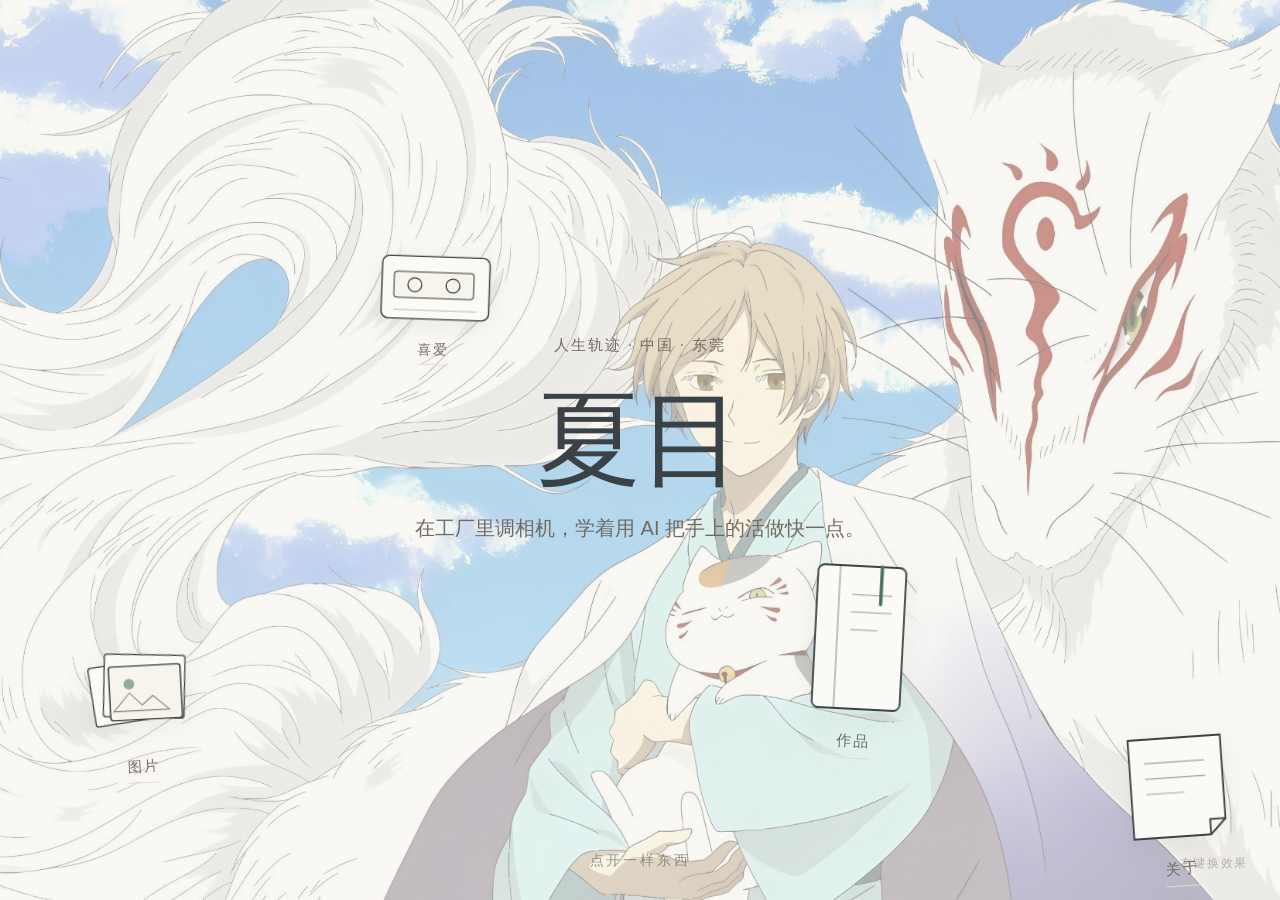
<file: index.html>
<!doctype html>
<html lang="zh-CN">
<head>
<meta charset="utf-8" />
<meta name="viewport" content="width=device-width, initial-scale=1" />
<title>夏目 · 人生轨迹</title>
<meta name="description" content="在工厂里调相机，学着用 AI 把手上的活做快一点。" />
<meta name="robots" content="noindex, nofollow" />
<meta property="og:title" content="夏目 · 人生轨迹" />
<meta property="og:description" content="在工厂里调相机，学着用 AI 把手上的活做快一点。" />
<meta property="og:type" content="profile" />
<link rel="icon" href="data:image/svg+xml,%3Csvg%20xmlns%3D%22http%3A%2F%2Fwww.w3.org%2F2000%2Fsvg%22%20viewBox%3D%220%200%2064%2064%22%3E%3Crect%20width%3D%2264%22%20height%3D%2264%22%20rx%3D%2214%22%20fill%3D%22%233B4247%22%2F%3E%3Ccircle%20cx%3D%2232%22%20cy%3D%2232%22%20r%3D%229%22%20fill%3D%22%238FBFA6%22%2F%3E%3C%2Fsvg%3E" />
<link rel="stylesheet" href="styles.css" />
</head>
<body class="page-home">
<a class="skip-link" href="#main">跳到正文</a>
  <main id="main" class="home" data-spotlight="on" style="--spot-r:170px" data-defaults='{"spotlight":true,"motion":false,"scrim":0.55,"size":170}'>
    <div class="home-bg" style="background-image:url('assets/home-bg.jpg');--scrim:0.55"></div>
    <div class="home-intro">
      <p class="eyebrow">人生轨迹 · 中国 · 东莞</p>
      <h1 class="name">夏目</h1>
      <p class="tagline">在工厂里调相机，学着用 AI 把手上的活做快一点。</p>
    </div>
    <div class="objects" aria-label="入口">
      <a class="object" data-key="about" href="about/" style="--x:92%;--y:89%;--r:-4deg;--s:1"><span class="object-art"><svg viewBox="0 0 120 120" aria-hidden="true">
    <path d="M18 20h84v76l-14 14H18z" fill="var(--surface)" stroke="currentColor" stroke-width="1.6" stroke-linejoin="round"/>
    <path d="M88 96v14l14-14z" fill="var(--paper)" stroke="currentColor" stroke-width="1.6" stroke-linejoin="round"/>
    <path d="M32 42h54M32 56h54M32 70h34" stroke="currentColor" stroke-width="1.1" opacity=".45" stroke-linecap="round"/>
  </svg></span><span class="object-label">关于</span></a>
      <a class="object" data-key="works" href="works/" style="--x:67%;--y:73%;--r:3deg;--s:1"><span class="object-art"><svg viewBox="0 0 120 150" aria-hidden="true">
    <rect x="20" y="10" width="80" height="130" rx="6" fill="var(--surface)" stroke="currentColor" stroke-width="1.6"/>
    <path d="M40 10v130" stroke="currentColor" stroke-width="1.2" opacity=".45"/>
    <path d="M52 36h36M52 52h36M52 68h24" stroke="currentColor" stroke-width="1.1" opacity=".4" stroke-linecap="round"/>
    <path d="M78 10v34" stroke="var(--accent)" stroke-width="3" stroke-linecap="round"/>
  </svg></span><span class="object-label">作品</span></a>
      <a class="object" data-key="likes" href="likes/" style="--x:34%;--y:34%;--r:2deg;--s:0.92"><span class="object-art"><svg viewBox="0 0 140 96" aria-hidden="true">
    <rect x="8" y="12" width="124" height="72" rx="8" fill="var(--surface)" stroke="currentColor" stroke-width="1.6"/>
    <rect x="22" y="30" width="92" height="30" rx="4" fill="var(--paper)" stroke="currentColor" stroke-width="1.2"/>
    <circle cx="46" cy="45" r="8" stroke="currentColor" stroke-width="1.4" fill="none"/>
    <circle cx="90" cy="45" r="8" stroke="currentColor" stroke-width="1.4" fill="none"/>
    <path d="M22 74h96" stroke="currentColor" stroke-width="1.1" opacity=".35"/>
  </svg></span><span class="object-label">喜爱</span></a>
      <a class="object" data-key="photos" href="photos/" style="--x:11%;--y:79%;--r:-3deg;--s:0.95"><span class="object-art"><svg viewBox="0 0 140 120" aria-hidden="true">
    <rect x="16" y="26" width="86" height="66" rx="3" fill="var(--surface)" stroke="currentColor" stroke-width="1.4" transform="rotate(-6 59 59)"/>
    <rect x="30" y="18" width="90" height="70" rx="3" fill="var(--surface)" stroke="currentColor" stroke-width="1.4" transform="rotate(4 75 53)"/>
    <rect x="36" y="30" width="80" height="60" rx="3" fill="var(--paper)" stroke="currentColor" stroke-width="1.6"/>
    <circle cx="58" cy="50" r="6" fill="var(--accent)" opacity=".55"/>
    <path d="M40 80l18-20 14 14 12-10 18 16z" fill="none" stroke="currentColor" stroke-width="1.2" opacity=".6"/>
  </svg></span><span class="object-label">图片</span></a>
    </div>
    <p class="home-hint">点开一样东西</p>
    <p class="fx-hint">右键换效果</p>
  </main>
  <script src="assets/home-effects.js" defer></script>
</body>
</html>
</file>
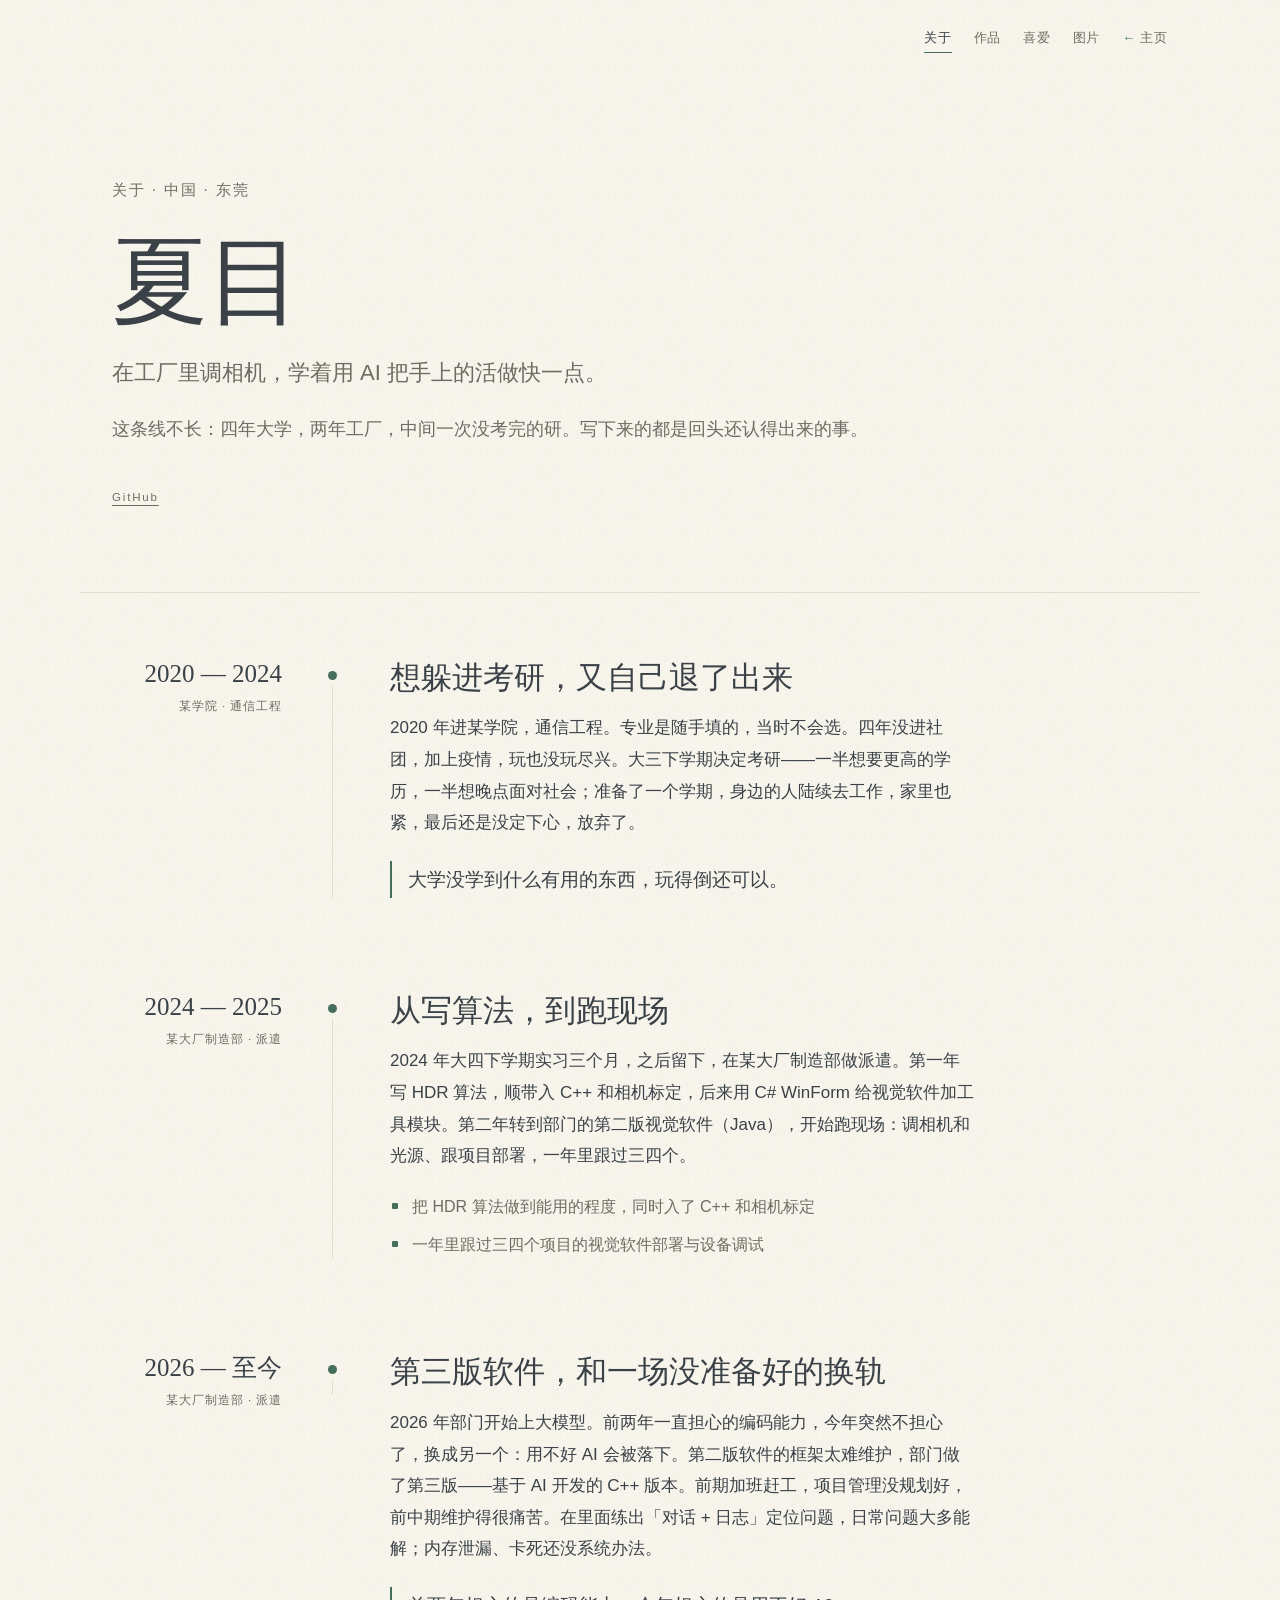
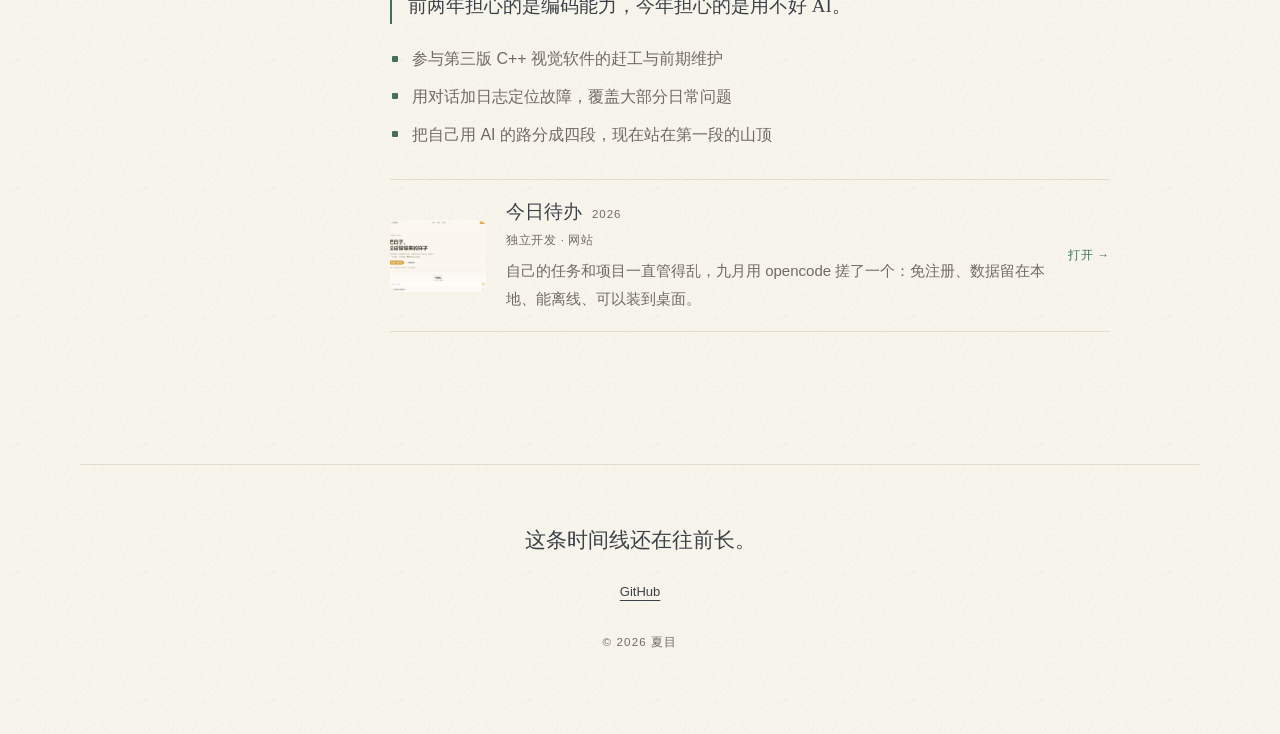
<file: about/index.html>
<!doctype html>
<html lang="zh-CN">
<head>
<meta charset="utf-8" />
<meta name="viewport" content="width=device-width, initial-scale=1" />
<title>关于 · 夏目</title>
<meta name="description" content="在工厂里调相机，学着用 AI 把手上的活做快一点。" />
<meta name="robots" content="noindex, nofollow" />
<meta property="og:title" content="关于 · 夏目" />
<meta property="og:description" content="在工厂里调相机，学着用 AI 把手上的活做快一点。" />
<meta property="og:type" content="profile" />
<link rel="icon" href="data:image/svg+xml,%3Csvg%20xmlns%3D%22http%3A%2F%2Fwww.w3.org%2F2000%2Fsvg%22%20viewBox%3D%220%200%2064%2064%22%3E%3Crect%20width%3D%2264%22%20height%3D%2264%22%20rx%3D%2214%22%20fill%3D%22%233B4247%22%2F%3E%3Ccircle%20cx%3D%2232%22%20cy%3D%2232%22%20r%3D%229%22%20fill%3D%22%238FBFA6%22%2F%3E%3C%2Fsvg%3E" />
<link rel="stylesheet" href="../styles.css" />
</head>
<body class="page-about">
<a class="skip-link" href="#main">跳到正文</a>

  <nav class="site-nav" aria-label="主导航">
    <a href="../about/" aria-current="page">关于</a><a href="../works/">作品</a><a href="../likes/">喜爱</a><a href="../photos/">图片</a>
    <a href="../" class="home-link">主页</a>
  </nav>
  <header class="hero">
    <div class="hero-inner">
      <p class="eyebrow">关于 · 中国 · 东莞</p>
      <h1 class="name">夏目</h1>
      <p class="tagline">在工厂里调相机，学着用 AI 把手上的活做快一点。</p>
      <p class="intro">这条线不长：四年大学，两年工厂，中间一次没考完的研。写下来的都是回头还认得出来的事。</p>
      <p class="hero-count"><a href="https://github.com/alanTaTaKa" target="_blank" rel="noopener noreferrer">GitHub</a></p>
    </div>
  </header>

  <main id="main" class="timeline" tabindex="-1">

      <section class="stage" id="stage-1">
        <div class="stage-year">
          <span class="year">2020 — 2024</span>
          <span class="place">某学院 · 通信工程</span>
        </div>
        <div class="stage-rail" aria-hidden="true">
          <span class="stage-dot"></span>
        </div>
        <div class="stage-card">
          <h2 class="stage-title">想躲进考研，又自己退了出来</h2>
          <p class="stage-summary">2020 年进某学院，通信工程。专业是随手填的，当时不会选。四年没进社团，加上疫情，玩也没玩尽兴。大三下学期决定考研——一半想要更高的学历，一半想晚点面对社会；准备了一个学期，身边的人陆续去工作，家里也紧，最后还是没定下心，放弃了。</p>
          <blockquote class="stage-quote">大学没学到什么有用的东西，玩得倒还可以。</blockquote>
          
          
        </div>
      </section>

      <section class="stage" id="stage-2">
        <div class="stage-year">
          <span class="year">2024 — 2025</span>
          <span class="place">某大厂制造部 · 派遣</span>
        </div>
        <div class="stage-rail" aria-hidden="true">
          <span class="stage-dot"></span>
        </div>
        <div class="stage-card">
          <h2 class="stage-title">从写算法，到跑现场</h2>
          <p class="stage-summary">2024 年大四下学期实习三个月，之后留下，在某大厂制造部做派遣。第一年写 HDR 算法，顺带入 C++ 和相机标定，后来用 C# WinForm 给视觉软件加工具模块。第二年转到部门的第二版视觉软件（Java），开始跑现场：调相机和光源、跟项目部署，一年里跟过三四个。</p>
          
          <ul class="achievements"><li>把 HDR 算法做到能用的程度，同时入了 C++ 和相机标定</li><li>一年里跟过三四个项目的视觉软件部署与设备调试</li></ul>
          
        </div>
      </section>

      <section class="stage" id="stage-3">
        <div class="stage-year">
          <span class="year">2026 — 至今</span>
          <span class="place">某大厂制造部 · 派遣</span>
        </div>
        <div class="stage-rail" aria-hidden="true">
          <span class="stage-dot"></span>
        </div>
        <div class="stage-card">
          <h2 class="stage-title">第三版软件，和一场没准备好的换轨</h2>
          <p class="stage-summary">2026 年部门开始上大模型。前两年一直担心的编码能力，今年突然不担心了，换成另一个：用不好 AI 会被落下。第二版软件的框架太难维护，部门做了第三版——基于 AI 开发的 C++ 版本。前期加班赶工，项目管理没规划好，前中期维护得很痛苦。在里面练出「对话 + 日志」定位问题，日常问题大多能解；内存泄漏、卡死还没系统办法。</p>
          <blockquote class="stage-quote">前两年担心的是编码能力，今年担心的是用不好 AI。</blockquote>
          <ul class="achievements"><li>参与第三版 C++ 视觉软件的赶工与前期维护</li><li>用对话加日志定位故障，覆盖大部分日常问题</li><li>把自己用 AI 的路分成四段，现在站在第一段的山顶</li></ul>
          <div class="works">
        <a class="work" href="https://my-todo-five-nu.vercel.app" target="_blank" rel="noopener noreferrer">
          <span class="work-thumb"><img src="../assets/todo-cover.png" alt="今日待办 的封面" loading="lazy" /></span>
          <span class="work-body">
            <span class="work-head">
              <span class="work-title">今日待办</span>
              <span class="work-year">2026</span>
            </span>
            <span class="work-meta">独立开发 · 网站</span>
            <span class="work-summary">自己的任务和项目一直管得乱，九月用 opencode 搓了一个：免注册、数据留在本地、能离线、可以装到桌面。</span>
          </span>
          <span class="work-go" aria-hidden="true">打开 →</span>
        </a></div>
        </div>
      </section>
  </main>


  <footer class="footer">
    <p class="footer-note">这条时间线还在往前长。</p>
    <p class="footer-links"><a href="https://github.com/alanTaTaKa" target="_blank" rel="noopener noreferrer">GitHub</a></p>
    <p class="copyright">© 2026 夏目</p>
  </footer>
</body>
</html>
</file>
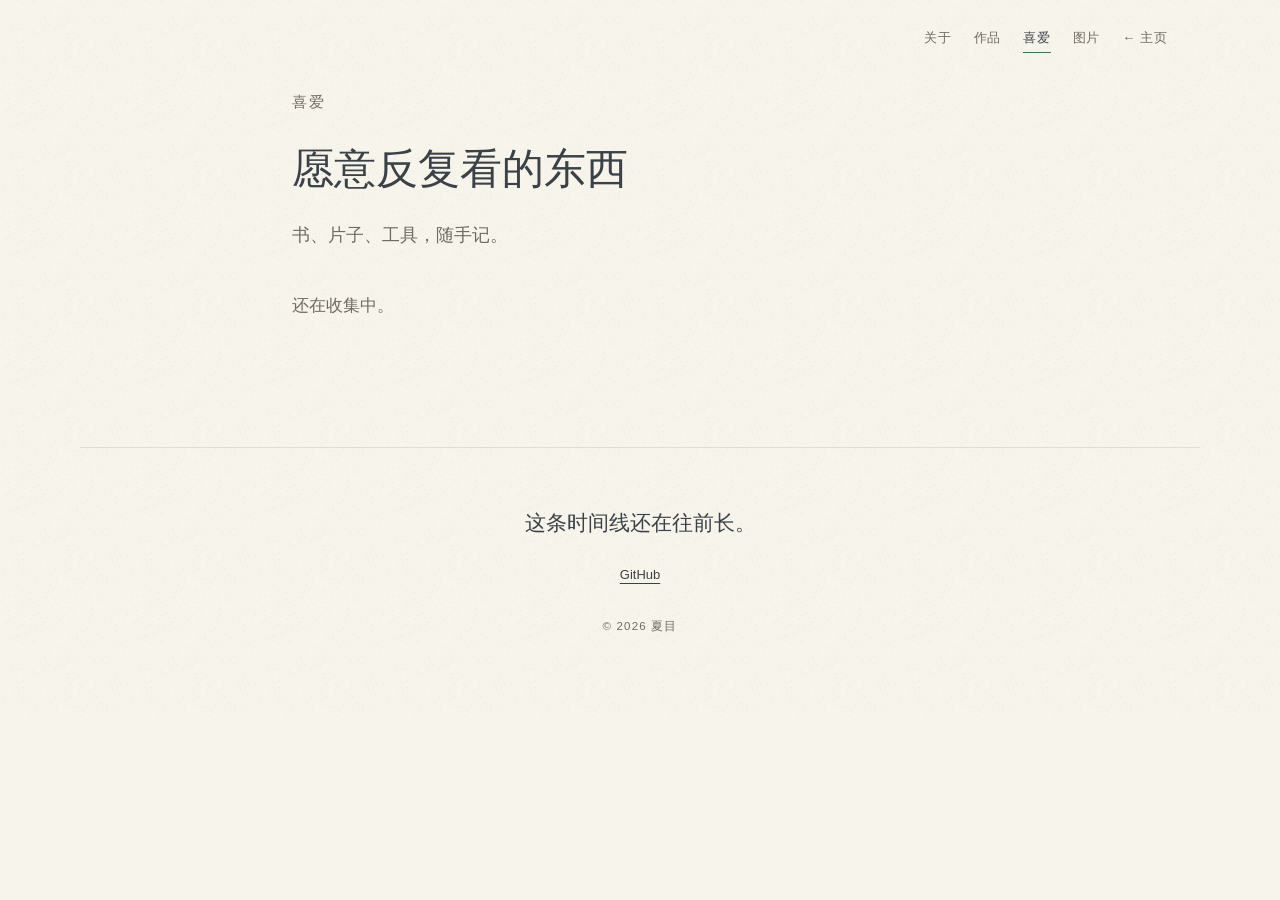
<file: likes/index.html>
<!doctype html>
<html lang="zh-CN">
<head>
<meta charset="utf-8" />
<meta name="viewport" content="width=device-width, initial-scale=1" />
<title>喜爱 · 夏目</title>
<meta name="description" content="喜欢的东西" />
<meta name="robots" content="noindex, nofollow" />
<meta property="og:title" content="喜爱 · 夏目" />
<meta property="og:description" content="喜欢的东西" />
<meta property="og:type" content="profile" />
<link rel="icon" href="data:image/svg+xml,%3Csvg%20xmlns%3D%22http%3A%2F%2Fwww.w3.org%2F2000%2Fsvg%22%20viewBox%3D%220%200%2064%2064%22%3E%3Crect%20width%3D%2264%22%20height%3D%2264%22%20rx%3D%2214%22%20fill%3D%22%233B4247%22%2F%3E%3Ccircle%20cx%3D%2232%22%20cy%3D%2232%22%20r%3D%229%22%20fill%3D%22%238FBFA6%22%2F%3E%3C%2Fsvg%3E" />
<link rel="stylesheet" href="../styles.css" />
</head>
<body class="page-likes">
<a class="skip-link" href="#main">跳到正文</a>

  <nav class="site-nav" aria-label="主导航">
    <a href="../about/">关于</a><a href="../works/">作品</a><a href="../likes/" aria-current="page">喜爱</a><a href="../photos/">图片</a>
    <a href="../" class="home-link">主页</a>
  </nav>
  <main id="main" class="inner-page">
    <header class="inner-head">
      <p class="eyebrow">喜爱</p>
      <h1 class="inner-title">愿意反复看的东西</h1>
      <p class="intro">书、片子、工具，随手记。</p>
    </header>
    <p class="empty-state">还在收集中。</p>
  </main>

  <footer class="footer">
    <p class="footer-note">这条时间线还在往前长。</p>
    <p class="footer-links"><a href="https://github.com/alanTaTaKa" target="_blank" rel="noopener noreferrer">GitHub</a></p>
    <p class="copyright">© 2026 夏目</p>
  </footer>
</body>
</html>
</file>
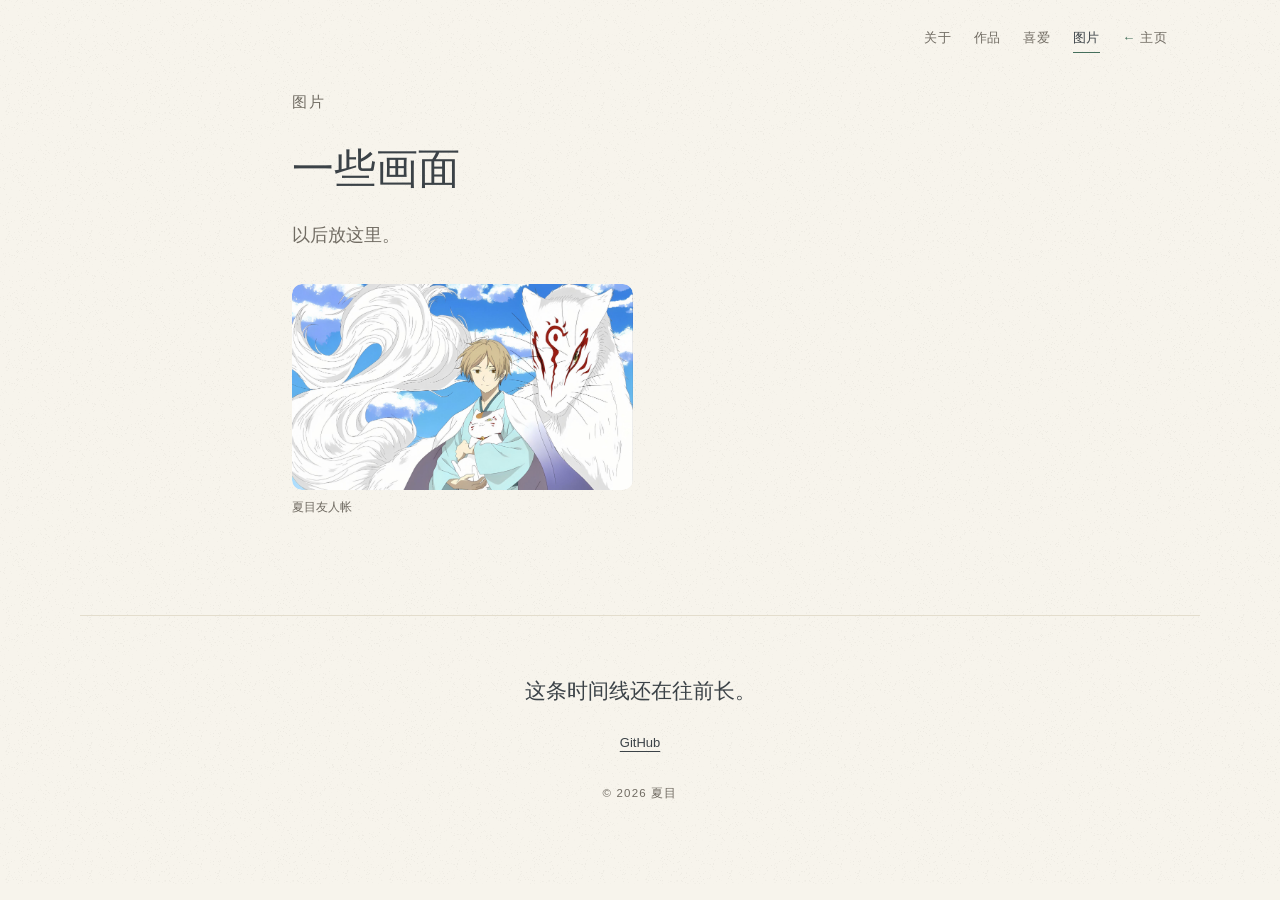
<file: photos/index.html>
<!doctype html>
<html lang="zh-CN">
<head>
<meta charset="utf-8" />
<meta name="viewport" content="width=device-width, initial-scale=1" />
<title>图片 · 夏目</title>
<meta name="description" content="照片与截图" />
<meta name="robots" content="noindex, nofollow" />
<meta property="og:title" content="图片 · 夏目" />
<meta property="og:description" content="照片与截图" />
<meta property="og:type" content="profile" />
<link rel="icon" href="data:image/svg+xml,%3Csvg%20xmlns%3D%22http%3A%2F%2Fwww.w3.org%2F2000%2Fsvg%22%20viewBox%3D%220%200%2064%2064%22%3E%3Crect%20width%3D%2264%22%20height%3D%2264%22%20rx%3D%2214%22%20fill%3D%22%233B4247%22%2F%3E%3Ccircle%20cx%3D%2232%22%20cy%3D%2232%22%20r%3D%229%22%20fill%3D%22%238FBFA6%22%2F%3E%3C%2Fsvg%3E" />
<link rel="stylesheet" href="../styles.css" />
</head>
<body class="page-photos">
<a class="skip-link" href="#main">跳到正文</a>

  <nav class="site-nav" aria-label="主导航">
    <a href="../about/">关于</a><a href="../works/">作品</a><a href="../likes/">喜爱</a><a href="../photos/" aria-current="page">图片</a>
    <a href="../" class="home-link">主页</a>
  </nav>
  <main id="main" class="inner-page">
    <header class="inner-head">
      <p class="eyebrow">图片</p>
      <h1 class="inner-title">一些画面</h1>
      <p class="intro">以后放这里。</p>
    </header>
    <div class="photo-grid"><figure class="photo"><a class="photo-open" href="../assets/哲风壁纸-二次元-夏目.jpg" data-caption="夏目友人帐"><img src="../assets/哲风壁纸-二次元-夏目.jpg" alt="夏目友人帐" loading="lazy" /></a><figcaption>夏目友人帐</figcaption></figure></div>
  </main>

  <footer class="footer">
    <p class="footer-note">这条时间线还在往前长。</p>
    <p class="footer-links"><a href="https://github.com/alanTaTaKa" target="_blank" rel="noopener noreferrer">GitHub</a></p>
    <p class="copyright">© 2026 夏目</p>
  </footer>
  <script src="../assets/gallery.js" defer></script>
</body>
</html>
</file>
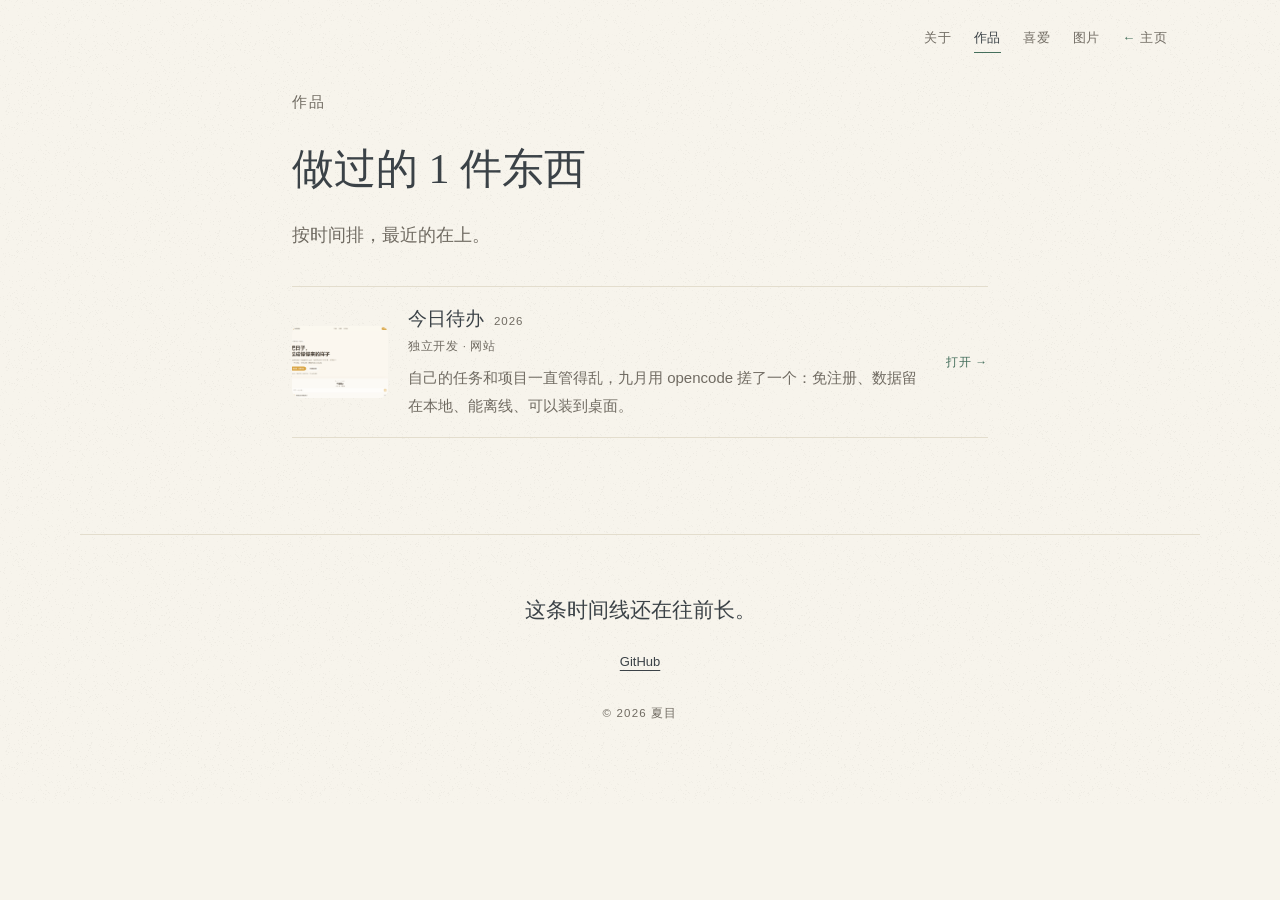
<file: works/index.html>
<!doctype html>
<html lang="zh-CN">
<head>
<meta charset="utf-8" />
<meta name="viewport" content="width=device-width, initial-scale=1" />
<title>作品 · 夏目</title>
<meta name="description" content="1 件作品" />
<meta name="robots" content="noindex, nofollow" />
<meta property="og:title" content="作品 · 夏目" />
<meta property="og:description" content="1 件作品" />
<meta property="og:type" content="profile" />
<link rel="icon" href="data:image/svg+xml,%3Csvg%20xmlns%3D%22http%3A%2F%2Fwww.w3.org%2F2000%2Fsvg%22%20viewBox%3D%220%200%2064%2064%22%3E%3Crect%20width%3D%2264%22%20height%3D%2264%22%20rx%3D%2214%22%20fill%3D%22%233B4247%22%2F%3E%3Ccircle%20cx%3D%2232%22%20cy%3D%2232%22%20r%3D%229%22%20fill%3D%22%238FBFA6%22%2F%3E%3C%2Fsvg%3E" />
<link rel="stylesheet" href="../styles.css" />
</head>
<body class="page-works">
<a class="skip-link" href="#main">跳到正文</a>

  <nav class="site-nav" aria-label="主导航">
    <a href="../about/">关于</a><a href="../works/" aria-current="page">作品</a><a href="../likes/">喜爱</a><a href="../photos/">图片</a>
    <a href="../" class="home-link">主页</a>
  </nav>
  <main id="main" class="inner-page">
    <header class="inner-head">
      <p class="eyebrow">作品</p>
      <h1 class="inner-title">做过的 1 件东西</h1>
      <p class="intro">按时间排，最近的在上。</p>
    </header>
    <div class="works">
        <a class="work" href="https://my-todo-five-nu.vercel.app" target="_blank" rel="noopener noreferrer">
          <span class="work-thumb"><img src="../assets/todo-cover.png" alt="今日待办 的封面" loading="lazy" /></span>
          <span class="work-body">
            <span class="work-head">
              <span class="work-title">今日待办</span>
              <span class="work-year">2026</span>
            </span>
            <span class="work-meta">独立开发 · 网站</span>
            <span class="work-summary">自己的任务和项目一直管得乱，九月用 opencode 搓了一个：免注册、数据留在本地、能离线、可以装到桌面。</span>
          </span>
          <span class="work-go" aria-hidden="true">打开 →</span>
        </a></div>
  </main>

  <footer class="footer">
    <p class="footer-note">这条时间线还在往前长。</p>
    <p class="footer-links"><a href="https://github.com/alanTaTaKa" target="_blank" rel="noopener noreferrer">GitHub</a></p>
    <p class="copyright">© 2026 夏目</p>
  </footer>
</body>
</html>
</file>
<file: styles.css>
/* 人生时间线 · 设计系统
   颜色/字号一律走 :root，别在别处写十六进制。 */

:root {
  --paper: #f7f4ec;
  --surface: #fcfaf4;
  --ink: #3b4247;
  --muted: #706b62;
  --accent: #456f5c;
  --line: #e3ddcd;

  /* 作品占位底色：四个低饱和纸调，避免整页只有一种灰 */
  --tint-1: #e6ebe2;
  --tint-2: #dde6e4;
  --tint-3: #efe7da;
  --tint-4: #e9e4d6;

  --serif: Georgia, "Times New Roman", "Songti SC", "SimSun", serif;
  --sans: -apple-system, BlinkMacSystemFont, "Segoe UI", "PingFang SC", "Microsoft YaHei", "Noto Sans SC", sans-serif;
  --mono: "JetBrains Mono", ui-monospace, SFMono-Regular, Menlo, monospace;
  --kai: "KaiTi", "Kaiti SC", "STKaiti", "Songti SC", serif;

  --radius: 14px;
  --wrap: 1120px;
  --read: 760px;
  --ts: 1;
}

/* 夜里：纸换成墨绿灰，字换成旧纸色，青还在 */
@media (prefers-color-scheme: dark) {
  :root {
    --paper: #171a18;
    --surface: #1d211e;
    --ink: #e7e4d8;
    --muted: #9aa096;
    --accent: #8fbfa6;
    --line: #2c332e;

    --tint-1: #232924;
    --tint-2: #1f2624;
    --tint-3: #2a2520;
    --tint-4: #242621;
  }
}

*,
*::before,
*::after {
  box-sizing: border-box;
}

html {
  scroll-behavior: smooth;
  /* 给 html 一个底色，body 的纸纹才不会被传播到画布（画布背景钉在视口上，
     会出现「字在动、纸不动」的错觉）——这样纸纹跟着内容一起滚 */
  background-color: var(--paper);
}

@media (prefers-reduced-motion: reduce) {
  html {
    scroll-behavior: auto;
  }
}

body {
  margin: 0;
  background-color: var(--paper);
  background-image: url("assets/paper.png");
  background-repeat: repeat;
  color: var(--ink);
  font-family: var(--sans);
  font-size: calc(17px * var(--ts, 1));
  line-height: 1.86;
  -webkit-font-smoothing: antialiased;
}

a {
  color: inherit;
  text-decoration-thickness: 1px;
  text-underline-offset: 4px;
}

a:hover {
  color: var(--accent);
}

:focus-visible {
  outline: 2px solid var(--accent);
  outline-offset: 3px;
  border-radius: 4px;
}

/* 键盘用户跳过首屏；平时藏在视口外，聚焦时才露出来 */
.skip-link {
  position: absolute;
  left: 16px;
  top: -80px;
  z-index: 10;
  padding: 10px 16px;
  border-radius: 8px;
  background: var(--ink);
  color: var(--paper);
  font-family: var(--sans);
  font-size: 14px;
  text-decoration: none;
  transition: top 0.15s ease;
}

.skip-link:focus {
  top: 16px;
}

/* 跳到 main 是程序化聚焦，不需要给整页画一个框 */
.timeline:focus {
  outline: none;
}

/* ---------- 首屏 ---------- */

.hero {
  position: relative;
  max-width: var(--wrap);
  margin: 0 auto;
  padding: 124px 32px 84px;
  border-bottom: 1px solid var(--line);
}

.eyebrow {
  margin: 0 0 26px;
  font-family: var(--kai);
  font-size: 15px;
  letter-spacing: 0.14em;
  color: var(--muted);
}

.name {
  margin: 0;
  font-family: var(--serif);
  font-size: clamp(calc(54px * var(--ts, 1)), calc(7.6vw * var(--ts, 1)), calc(96px * var(--ts, 1)));
  line-height: 1.06;
  letter-spacing: -0.012em;
  font-weight: 500;
}

.tagline {
  max-width: var(--read);
  margin: 22px 0 0;
  font-size: clamp(calc(18px * var(--ts, 1)), calc(1.9vw * var(--ts, 1)), calc(22px * var(--ts, 1)));
  line-height: 1.62;
  color: var(--muted);
}

.intro {
  max-width: var(--read);
  margin: 22px 0 0;
  font-family: var(--kai);
  font-size: 17.5px;
  line-height: 1.95;
  color: var(--muted);
}

.hero-links {
  display: flex;
  flex-wrap: wrap;
  gap: 10px 26px;
  margin-top: 32px;
  font-family: var(--sans);
  font-size: 14px;
}

.hero-links a {
  text-decoration: none;
  border-bottom: 1px solid var(--line);
  padding-bottom: 2px;
}

.hero-links a:hover {
  border-color: var(--accent);
}

.hero-count {
  margin: 40px 0 0;
  font-family: var(--sans);
  font-size: 11.5px;
  letter-spacing: 0.16em;
  color: var(--muted);
}

.scroll-cue {
  position: absolute;
  left: 32px;
  bottom: -18px;
  width: 36px;
  height: 36px;
  border-radius: 50%;
  border: 1px solid var(--line);
  background: var(--paper);
  display: grid;
  place-items: center;
}

.scroll-cue span {
  width: 1px;
  height: 12px;
  background: var(--accent);
  animation: cue 1.8s ease-in-out infinite;
}

@keyframes cue {
  0%, 100% { transform: translateY(-2px); opacity: 0.4; }
  50% { transform: translateY(3px); opacity: 1; }
}

@media (prefers-reduced-motion: reduce) {
  .scroll-cue span { animation: none; }
}

/* ---------- 时间线 ---------- */

.timeline {
  position: relative;
  max-width: var(--wrap);
  margin: 0 auto;
  padding: 64px 32px 40px;
}

.stage {
  position: relative;
  display: grid;
  grid-template-columns: 170px 52px minmax(0, 1fr);
  gap: 0 24px;
  padding: 0 0 92px;
}

.stage-rail {
  position: relative;
}

/* 每段自己画一段竖线，接起来就是整条时间轴，不用猜绝对坐标 */
.stage-rail::before {
  content: "";
  position: absolute;
  left: 50%;
  top: 14px;
  bottom: 0;
  width: 1px;
  margin-left: -0.5px;
  background: var(--line);
}

.stage:not(:last-child) .stage-rail::before {
  bottom: 0;
}

.stage:last-child .stage-rail::before {
  bottom: auto;
  height: 30px;
}

.stage-dot {
  position: absolute;
  top: 14px;
  left: 50%;
  width: 9px;
  height: 9px;
  margin-left: -4.5px;
  border-radius: 50%;
  background: var(--accent);
  box-shadow: 0 0 0 6px var(--paper);
}

.stage-year {
  padding-top: 2px;
  text-align: right;
}

.stage-year .year {
  display: block;
  font-family: var(--serif);
  font-size: 25px;
  line-height: 1.2;
  color: var(--ink);
  white-space: nowrap;
}

.stage-year .place {
  display: block;
  margin-top: 8px;
  font-family: var(--sans);
  font-size: 11.5px;
  letter-spacing: 0.08em;
  color: var(--muted);
  line-height: 1.6;
}

.stage-card {
  padding: 0 0 0 8px;
}

.stage-title {
  margin: 0;
  font-family: var(--serif);
  font-size: clamp(calc(24px * var(--ts, 1)), calc(2.5vw * var(--ts, 1)), calc(31px * var(--ts, 1)));
  line-height: 1.34;
  font-weight: 500;
  text-wrap: balance;
}

.stage-summary {
  max-width: 62ch;
  margin: 14px 0 0;
  color: var(--ink);
  text-wrap: pretty;
}

.achievements {
  list-style: none;
  margin: 20px 0 0;
  padding: 0;
  max-width: 62ch;
}

.achievements li {
  position: relative;
  padding-left: 22px;
  margin-top: 8px;
  color: var(--muted);
  font-size: 16px;
}

.achievements li::before {
  content: "";
  position: absolute;
  left: 2px;
  top: 0.72em;
  width: 6px;
  height: 6px;
  background: var(--accent);
  border-radius: 1px;
}

/* ---------- 作品：友人帐式条目 ---------- */

.works {
  margin-top: 30px;
  max-width: 720px;
  border-top: 1px solid var(--line);
  border-bottom: 1px solid var(--line);
}

.work {
  display: grid;
  grid-template-columns: 96px minmax(0, 1fr) auto;
  align-items: center;
  gap: 20px;
  padding: 18px 0;
  border: 0;
  border-bottom: 1px solid var(--line);
  background: transparent;
  text-decoration: none;
}

.work:last-child {
  border-bottom: 0;
}

.work:hover {
  color: inherit;
}

.work:hover .work-title {
  color: var(--accent);
}

.work:hover .work-go {
  transform: translateX(4px);
}

.work-thumb {
  display: block;
  width: 96px;
  aspect-ratio: 4 / 3;
  border-radius: 8px;
  background: var(--tint-1);
  overflow: hidden;
}

.work-thumb img {
  width: 100%;
  height: 100%;
  object-fit: cover;
  display: block;
}

.thumb-fallback {
  display: grid;
  place-items: center;
  width: 100%;
  height: 100%;
  font-family: var(--serif);
  font-size: 19px;
  letter-spacing: 0.06em;
  color: var(--ink);
  background: var(--tint-1);
}

.work-body {
  display: block;
  min-width: 0;
}

.work-head {
  display: flex;
  align-items: baseline;
  flex-wrap: wrap;
  gap: 4px 10px;
}

.work-title {
  font-family: var(--serif);
  font-size: 19px;
  font-weight: 500;
  line-height: 1.45;
  transition: color 0.18s ease;
}

.work-year {
  font-family: var(--sans);
  font-size: 11.5px;
  letter-spacing: 0.08em;
  color: var(--muted);
}

.work-meta {
  display: block;
  margin-top: 4px;
  font-family: var(--sans);
  font-size: 11.5px;
  letter-spacing: 0.06em;
  color: var(--muted);
}

.work-summary {
  display: block;
  margin-top: 6px;
  font-size: 15px;
  color: var(--muted);
}

.work-go {
  font-family: var(--sans);
  font-size: 12px;
  letter-spacing: 0.06em;
  color: var(--accent);
  white-space: nowrap;
  transition: transform 0.18s ease;
}

@media (prefers-reduced-motion: reduce) {
  .work-go,
  .work-title {
    transition: none;
  }
}

/* ---------- 页尾 ---------- */

.footer {
  max-width: var(--wrap);
  margin: 0 auto;
  padding: 56px 32px 80px;
  border-top: 1px solid var(--line);
  text-align: center;
}

/* 一段手记式引语；内容来自 content.json 的 stages[].quote，没有就不渲染 */
.stage-quote {
  max-width: 58ch;
  margin: 22px 0 0;
  padding-left: 16px;
  border-left: 2px solid var(--accent);
  font-family: var(--kai);
  font-size: 19px;
  line-height: 1.95;
  color: var(--ink);
}

.footer-note {
  margin: 0;
  font-family: var(--kai);
  font-size: 21px;
}

.footer-links {
  display: flex;
  justify-content: center;
  gap: 24px;
  margin: 20px 0 0;
  font-family: var(--sans);
  font-size: 13px;
}

.copyright {
  margin: 28px 0 0;
  font-family: var(--sans);
  font-size: 11.5px;
  letter-spacing: 0.1em;
  color: var(--muted);
}

/* ---------- 平板 ---------- */

@media (max-width: 900px) {
  .stage {
    grid-template-columns: 140px 48px minmax(0, 1fr);
    gap: 0 16px;
  }

  .stage-year .year {
    font-size: 22px;
  }

  .work {
    grid-template-columns: 84px minmax(0, 1fr) auto;
    gap: 16px;
  }

  .work-thumb {
    width: 84px;
  }
}

/* ---------- 手机 ---------- */

@media (max-width: 640px) {
  body {
    font-size: 16px;
  }

  .hero {
    padding: 72px 20px 64px;
  }

  .scroll-cue {
    display: none;
  }

  .timeline {
    padding: 48px 20px 24px;
  }

  .stage {
    display: block;
    padding: 0 0 64px 48px;
  }

  .stage-rail {
    position: absolute;
    left: 0;
    top: 0;
    width: 20px;
    height: 100%;
  }

  .stage-rail::before {
    left: 7px;
    margin-left: 0;
    top: 14px;
  }

  .stage:last-child .stage-rail::before {
    height: 30px;
  }

  .stage-dot {
    left: 7px;
    margin-left: 0;
  }

  .stage-year {
    text-align: left;
    margin-bottom: 8px;
  }

  .stage-year .year {
    font-size: 20px;
  }

  .stage-year .place {
    display: inline;
    margin: 0 0 0 10px;
  }

  .stage-card {
    padding: 0;
  }

  .stage-title {
    font-size: 23px;
  }

  .stage-summary,
  .achievements {
    max-width: none;
  }

  .works {
    max-width: none;
  }

  .work {
    grid-template-columns: 64px minmax(0, 1fr);
    gap: 14px;
    padding: 16px 0;
  }

  .work-thumb {
    width: 64px;
    border-radius: 6px;
  }

  .work-go {
    display: none;
  }

  .footer {
    padding: 40px 20px 64px;
  }
}

/* ---------- 主导航（内页） ---------- */

.site-nav {
  display: flex;
  justify-content: flex-end;
  gap: 22px;
  padding: 26px 32px 0;
  max-width: var(--wrap);
  margin: 0 auto;
  font-family: var(--sans);
  font-size: 13px;
  letter-spacing: 0.06em;
}

.site-nav a {
  color: var(--muted);
  text-decoration: none;
  border-bottom: 1px solid transparent;
  padding-bottom: 2px;
}

.site-nav a:hover,
.site-nav a[aria-current="page"] {
  color: var(--ink);
  border-color: var(--accent);
}

.site-nav .home-link::before {
  content: "← ";
  color: var(--accent);
}

/* ---------- 主页：一屏，四样东西 ---------- */

.page-home {
  min-height: 100svh;
}

.home {
  position: relative;
  min-height: 100svh;
  overflow: hidden;
  display: grid;
  place-items: center;
  padding: 48px 24px 72px;
}

.home-bg {
  position: absolute;
  inset: 0;
  background-size: cover;
  background-position: center;
}

/* 压一层纸色半透明，照片再花字也读得清（纯色，不是渐变）；浓度用 --scrim 调，默认 0.55 */
.home-bg::after {
  content: "";
  position: absolute;
  inset: 0;
  background: var(--paper);
  opacity: var(--scrim, 0.55);
}

/* 鼠标聚光：遮罩在指针处开个软边洞，原图透出来；开关在主页的 data-spotlight */
.home[data-spotlight="on"] .home-bg::after {
  -webkit-mask-image: radial-gradient(
    circle var(--spot-r, 170px) at var(--spot-x, -999px) var(--spot-y, -999px),
    transparent 0,
    transparent 36%,
    black 100%
  );
  mask-image: radial-gradient(
    circle var(--spot-r, 170px) at var(--spot-x, -999px) var(--spot-y, -999px),
    transparent 0,
    transparent 36%,
    black 100%
  );
}

/* 背景图缓慢呼吸；系统要求减少动态就停 */
.home-bg.is-slow {
  animation: breathe 34s ease-in-out infinite alternate;
}

@keyframes breathe {
  from { transform: scale(1); }
  to   { transform: scale(1.045); }
}

.home-intro {
  position: relative;
  text-align: center;
  max-width: 680px;
}

.home-intro .name {
  font-size: clamp(calc(48px * var(--ts, 1)), calc(9vw * var(--ts, 1)), calc(104px * var(--ts, 1)));
  line-height: 1.04;
  margin: 10px 0 0;
}

.home-intro .tagline {
  margin: 18px 0 0;
  color: var(--muted);
  font-size: clamp(16px, 1.8vw, 20px);
}

.objects {
  position: absolute;
  inset: 0;
  pointer-events: none;
}

.object {
  position: absolute;
  left: var(--x);
  top: var(--y);
  width: 132px;
  transform: translate(-50%, -50%) rotate(var(--r)) scale(var(--s));
  display: grid;
  justify-items: center;
  gap: 8px;
  color: var(--ink);
  text-decoration: none;
  pointer-events: auto;
  transition: transform 0.22s ease;
}

.object:hover {
  transform: translate(-50%, -54%) rotate(var(--r)) scale(calc(var(--s) * 1.05));
}

.object-art {
  display: block;
  width: 100%;
  filter: drop-shadow(0 6px 14px rgb(0 0 0 / 0.06));
}

.object-art svg,
.object-art img {
  display: block;
  width: 100%;
  height: auto;
}

.object-label {
  font-family: var(--kai);
  font-size: 15px;
  letter-spacing: 0.16em;
  color: var(--muted);
  border-bottom: 1px solid var(--line);
  padding-bottom: 2px;
}

.object:hover .object-label {
  color: var(--ink);
  border-color: var(--accent);
}

.object.is-soon {
  cursor: default;
  opacity: 0.65;
}

.object-note {
  font-size: 11px;
  letter-spacing: 0.1em;
  color: var(--muted);
}

.home-hint {
  position: absolute;
  bottom: 26px;
  left: 0;
  right: 0;
  margin: 0;
  text-align: center;
  font-family: var(--kai);
  font-size: 14px;
  letter-spacing: 0.2em;
  color: var(--muted);
  opacity: 0.7;
}

/* 右键效果菜单的提示（触摸设备不显示，因为右键不可用） */
.fx-hint {
  position: absolute;
  bottom: 26px;
  right: 32px;
  margin: 0;
  font-family: var(--kai);
  font-size: 12px;
  letter-spacing: 0.14em;
  color: var(--muted);
  opacity: 0.45;
}

@media (hover: none) {
  .fx-hint {
    display: none;
  }
}

/* ---------- 右键效果菜单 ---------- */

.fx-menu {
  position: fixed;
  z-index: 50;
  min-width: 200px;
  padding: 8px;
  background: var(--surface);
  border: 1px solid var(--line);
  border-radius: 12px;
  box-shadow: 0 10px 30px rgb(0 0 0 / 0.12);
  font-family: var(--sans);
  font-size: 13px;
  color: var(--ink);
}

.fx-menu .fx-title,
.fx-menu .fx-sub {
  margin: 4px 8px 6px;
  font-size: 11px;
  letter-spacing: 0.12em;
  color: var(--muted);
}

.fx-menu .fx-head {
  display: flex;
  align-items: center;
  justify-content: space-between;
  padding: 2px 6px 0 8px;
}

.fx-menu .fx-head .fx-title {
  margin: 0;
}

.fx-menu .fx-close {
  width: 22px;
  height: 22px;
  padding: 0;
  border: 0;
  border-radius: 6px;
  background: transparent;
  color: var(--muted);
  font-size: 16px;
  line-height: 1;
  cursor: pointer;
}

.fx-menu .fx-close:hover {
  background: var(--paper);
  color: var(--ink);
}

.fx-menu .fx-sub {
  margin-top: 2px;
}

.fx-menu button {
  display: flex;
  justify-content: space-between;
  align-items: center;
  gap: 12px;
  width: 100%;
  padding: 7px 10px;
  border: 0;
  border-radius: 8px;
  background: transparent;
  color: inherit;
  font: inherit;
  text-align: left;
  cursor: pointer;
}

.fx-menu button:hover,
.fx-menu button:focus-visible {
  background: var(--paper);
  outline: none;
}

.fx-menu .fx-mark {
  color: var(--accent);
}

.fx-menu .fx-sep {
  height: 1px;
  margin: 6px 4px;
  background: var(--line);
}

.fx-menu .fx-row {
  display: flex;
  gap: 6px;
  padding: 0 6px 4px;
}

.fx-menu .fx-row button {
  justify-content: center;
  flex: 1;
  border: 1px solid var(--line);
  padding: 5px 0;
}

.fx-menu .fx-row button.on {
  border-color: var(--accent);
  color: var(--accent);
}

/* ---------- 编辑位置：拖动入口 + 底部操作条 ---------- */

.home.is-editing .object {
  cursor: grab;
  outline: 1px dashed var(--accent);
  outline-offset: 6px;
}

.home.is-editing .object.dragging {
  cursor: grabbing;
  outline-style: solid;
}

.home.is-editing .home-hint,
.home.is-editing .fx-hint {
  opacity: 0;
}

.fx-bar {
  position: fixed;
  left: 50%;
  bottom: 22px;
  transform: translateX(-50%);
  z-index: 60;
  display: flex;
  align-items: center;
  gap: 8px;
  padding: 8px 10px 8px 16px;
  background: var(--surface);
  border: 1px solid var(--line);
  border-radius: 999px;
  box-shadow: 0 10px 30px rgb(0 0 0 / 0.12);
  font-size: 13px;
}

.fx-bar-tip {
  color: var(--muted);
  margin-right: 6px;
}

.fx-bar button {
  padding: 5px 12px;
  border: 1px solid var(--line);
  border-radius: 999px;
  background: transparent;
  color: inherit;
  font: inherit;
  cursor: pointer;
}

.fx-bar button:hover {
  border-color: var(--accent);
  color: var(--accent);
}

.fx-bar button[data-edit="save"] {
  background: var(--accent);
  border-color: var(--accent);
  color: var(--paper);
}

.fx-toast {
  position: fixed;
  left: 50%;
  bottom: 84px;
  transform: translateX(-50%) translateY(10px);
  z-index: 61;
  max-width: min(520px, 88vw);
  padding: 9px 16px;
  border-radius: 999px;
  background: var(--ink);
  color: var(--paper);
  font-size: 13px;
  line-height: 1.5;
  opacity: 0;
  pointer-events: none;
  transition: opacity 0.2s ease, transform 0.2s ease;
}

.fx-toast.on {
  opacity: 1;
  transform: translateX(-50%) translateY(0);
}

@media (prefers-reduced-motion: reduce) {
  .home-bg.is-slow { animation: none; }
  .object,
  .object:hover { transition: none; transform: translate(-50%, -50%) rotate(var(--r)) scale(var(--s)); }
}

/* ---------- 内页（作品 / 喜爱 / 图片） ---------- */

.inner-page {
  max-width: var(--read);
  margin: 0 auto;
  padding: 8px 32px 96px;
}

.inner-head {
  padding: 28px 0 8px;
}

.inner-title {
  margin: 6px 0 0;
  font-family: var(--serif);
  font-size: clamp(calc(28px * var(--ts, 1)), calc(4vw * var(--ts, 1)), calc(42px * var(--ts, 1)));
  font-weight: 500;
  line-height: 1.25;
}

.inner-page .works {
  max-width: none;
  margin-top: 26px;
}

.empty-state {
  margin: 30px 0;
  color: var(--muted);
  font-family: var(--kai);
  font-size: 17px;
}

.like-list {
  list-style: none;
  margin: 24px 0 0;
  padding: 0;
  border-top: 1px solid var(--line);
}

.like {
  padding: 14px 0;
  border-bottom: 1px solid var(--line);
}

.like-title {
  font-family: var(--serif);
  font-size: 18px;
}

.like-note {
  margin-left: 10px;
  color: var(--muted);
  font-size: 14px;
}

.photo-grid {
  display: grid;
  grid-template-columns: repeat(auto-fill, minmax(280px, 1fr));
  gap: 14px;
  margin-top: 24px;
}

.photo {
  margin: 0;
}

.photo-open {
  display: block;
  border-radius: 10px;
  overflow: hidden;
  cursor: zoom-in;
}

.photo-open img {
  transition: transform 0.3s ease;
}

.photo-open:hover img {
  transform: scale(1.02);
}

@media (prefers-reduced-motion: reduce) {
  .photo-open img,
  .photo-open:hover img {
    transition: none;
    transform: none;
  }
}

/* 灯箱：点开看大图 */
.lightbox {
  position: fixed;
  inset: 0;
  z-index: 80;
  display: none;
  background: var(--ink);
}

.lightbox.on {
  display: grid;
  place-items: center;
}

.lb-stage {
  display: grid;
  place-items: center;
  max-width: 92vw;
  max-height: 82vh;
}

.lb-img {
  max-width: 92vw;
  max-height: 82vh;
  object-fit: contain;
  display: block;
}

.lb-bar {
  position: absolute;
  left: 0;
  right: 0;
  bottom: 0;
  display: flex;
  align-items: center;
  gap: 16px;
  padding: 14px 22px;
  color: var(--paper);
  font-size: 13px;
  background: var(--ink);
}

.lb-caption {
  flex: 1;
  font-family: var(--kai);
  font-size: 15px;
}

.lb-count {
  opacity: 0.6;
  font-variant-numeric: tabular-nums;
}

.lb-download {
  color: var(--paper);
  text-underline-offset: 4px;
}

.lb-close {
  padding: 0 6px;
  border: 0;
  background: transparent;
  color: var(--paper);
  font-size: 24px;
  line-height: 1;
  cursor: pointer;
}

.lb-prev,
.lb-next {
  position: absolute;
  top: 50%;
  transform: translateY(-50%);
  padding: 0 18px;
  border: 0;
  background: transparent;
  color: var(--paper);
  font-size: 44px;
  line-height: 1;
  cursor: pointer;
  opacity: 0.72;
}

.lb-prev {
  left: 0;
}

.lb-next {
  right: 0;
}

.lb-prev:disabled,
.lb-next:disabled {
  opacity: 0.2;
  cursor: default;
}

.photo img {
  width: 100%;
  display: block;
  border-radius: 10px;
}

.photo figcaption {
  margin-top: 6px;
  font-size: 12px;
  color: var(--muted);
}

/* ---------- 主页 / 内页：手机 ---------- */

@media (max-width: 720px) {
  .site-nav {
    padding: 18px 20px 0;
    gap: 16px;
  }

  .home {
    display: block;
    padding: 32px 20px 48px;
    min-height: auto;
  }

  .home-intro {
    text-align: left;
    margin-bottom: 28px;
  }

  .objects {
    position: static;
    display: grid;
    grid-template-columns: 1fr 1fr;
    gap: 22px 16px;
    pointer-events: auto;
  }

  .object,
  .object:hover {
    position: static;
    transform: none;
    width: auto;
    justify-self: center;
    max-width: 120px;
  }

  .home-hint {
    position: static;
    margin-top: 34px;
  }

  .inner-page {
    padding: 8px 20px 64px;
  }
}

/* ---------- 打印：存 PDF 时像一本小册子 ---------- */

@page {
  margin: 16mm 18mm;
}

@media print {
  :root {
    --paper: #ffffff;
    --surface: #ffffff;
    --ink: #111111;
    --muted: #4a4a4a;
    --accent: #111111;
    --line: #c9c4b8;
  }

  body {
    background: var(--paper);
    background-image: none;
    font-size: 10.5pt;
    line-height: 1.65;
  }

  .skip-link,
  .scroll-cue,
  .hero-links,
  .hero-count,
  .footer-links,
  .stage-rail,
  .work-go {
    display: none !important;
  }

  /* 纸上没有「居中窄栏」这回事：三块都吃满版心，才对得齐 */
  .hero,
  .timeline,
  .footer {
    max-width: none;
    margin: 0;
    padding-left: 0;
    padding-right: 0;
  }

  .hero {
    padding: 0 0 14mm;
  }

  .name {
    font-size: 30pt;
  }

  .tagline {
    font-size: 12pt;
  }

  .intro {
    font-family: var(--sans);
    font-size: 10pt;
  }

  .timeline {
    padding: 0;
    max-width: none;
  }

  /* 段可以跨页，但标题别孤零零留在页脚 */
  .stage {
    display: block;
    padding: 0 0 10mm;
  }

  .stage-year,
  .stage-title,
  .stage-summary,
  .stage-quote {
    break-after: avoid;
    page-break-after: avoid;
  }

  .stage-year {
    margin-bottom: 2mm;
    text-align: left;
  }

  .stage-year .year {
    font-size: 13pt;
  }

  .stage-year .place {
    display: inline;
    margin-left: 4mm;
  }

  .stage-card {
    padding: 0;
  }

  .stage-title {
    font-size: 15pt;
  }

  .stage-summary,
  .stage-quote,
  .achievements {
    max-width: none;
  }

  .works {
    max-width: none;
    margin-top: 6mm;
    break-inside: avoid;
    page-break-inside: avoid;
  }

  /* grid 容器在分页时不吃 break-inside，改成块+浮动，一行才不会被切两半 */
  .work {
    display: block;
    padding: 3mm 0;
    overflow: hidden;
    break-inside: avoid;
    page-break-inside: avoid;
  }

  .work-thumb {
    float: left;
    width: 22mm;
    margin-right: 4mm;
    border: 1px solid var(--line);
  }

  /* 打印默认不印背景色，占位块只剩字，给它一条边框 */
  .thumb-fallback {
    border: 1px solid var(--line);
  }

  .footer {
    padding-top: 6mm;
  }
}
</file>
